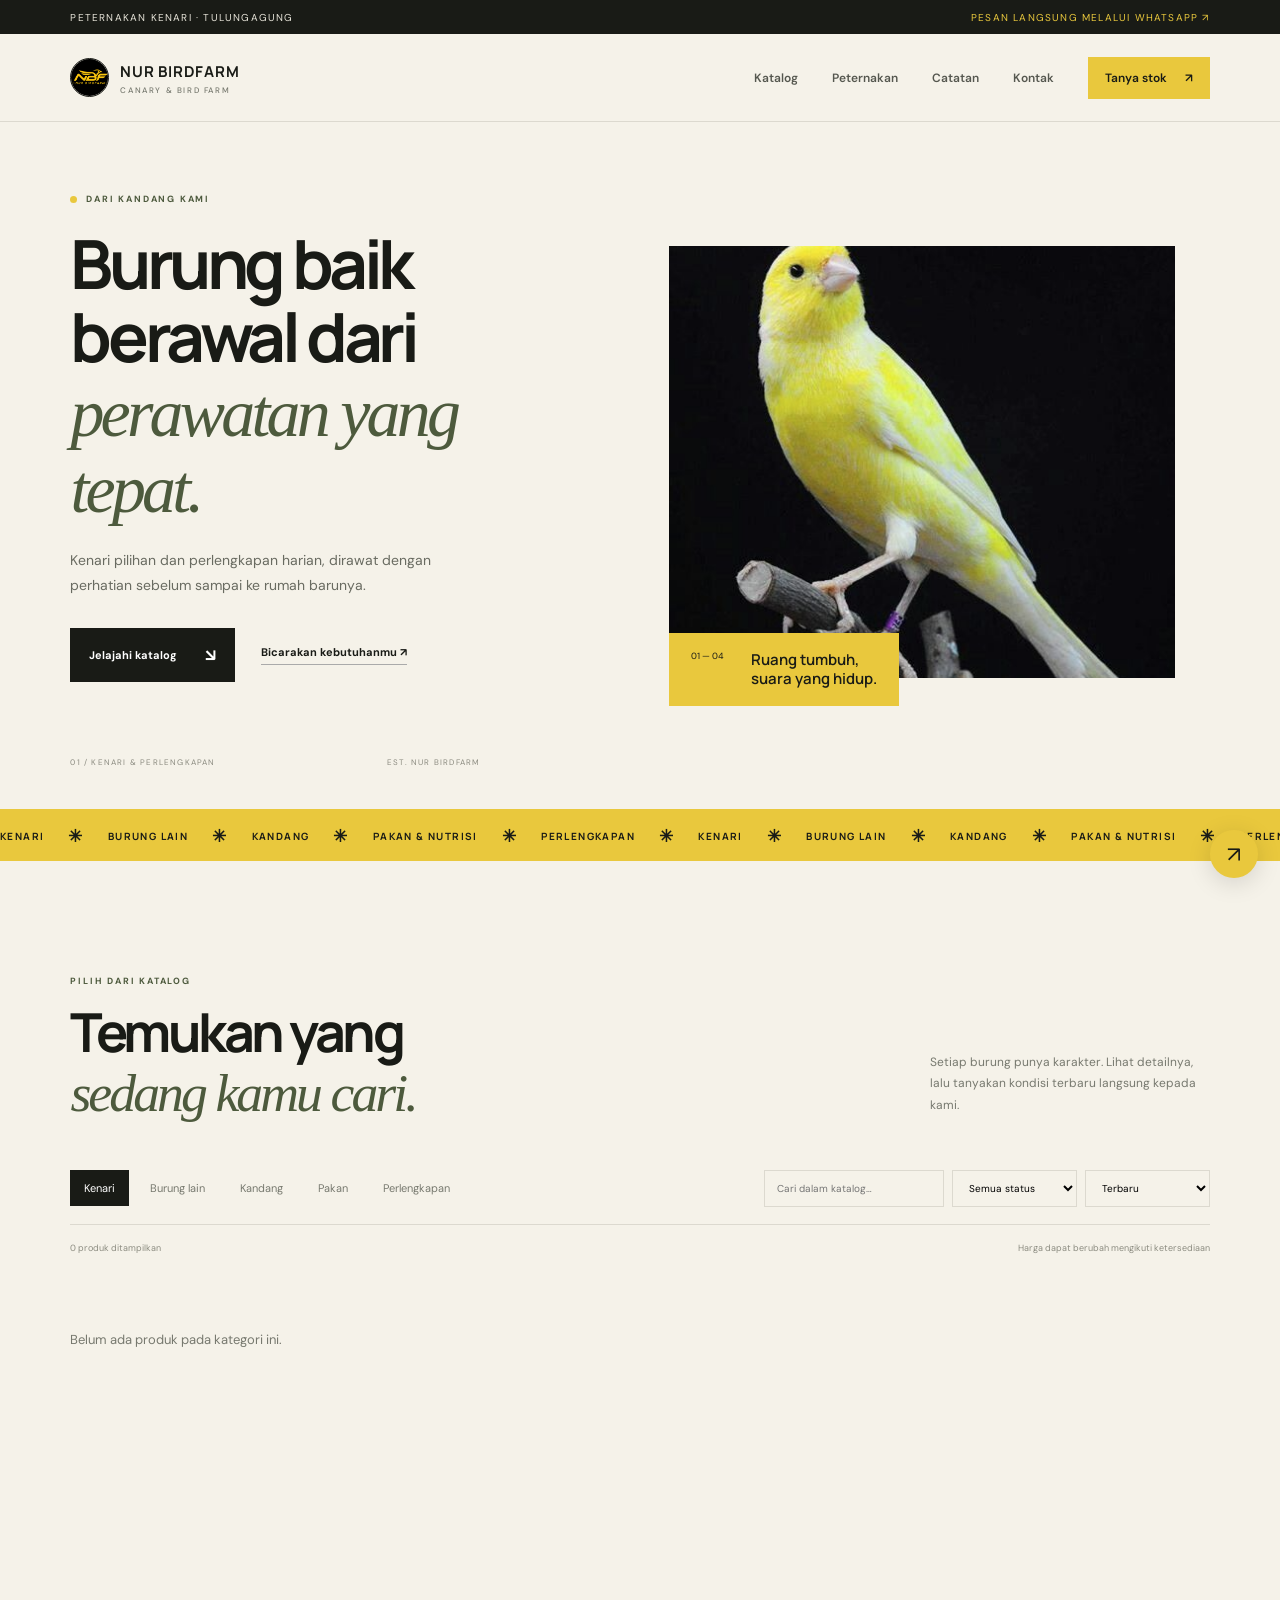
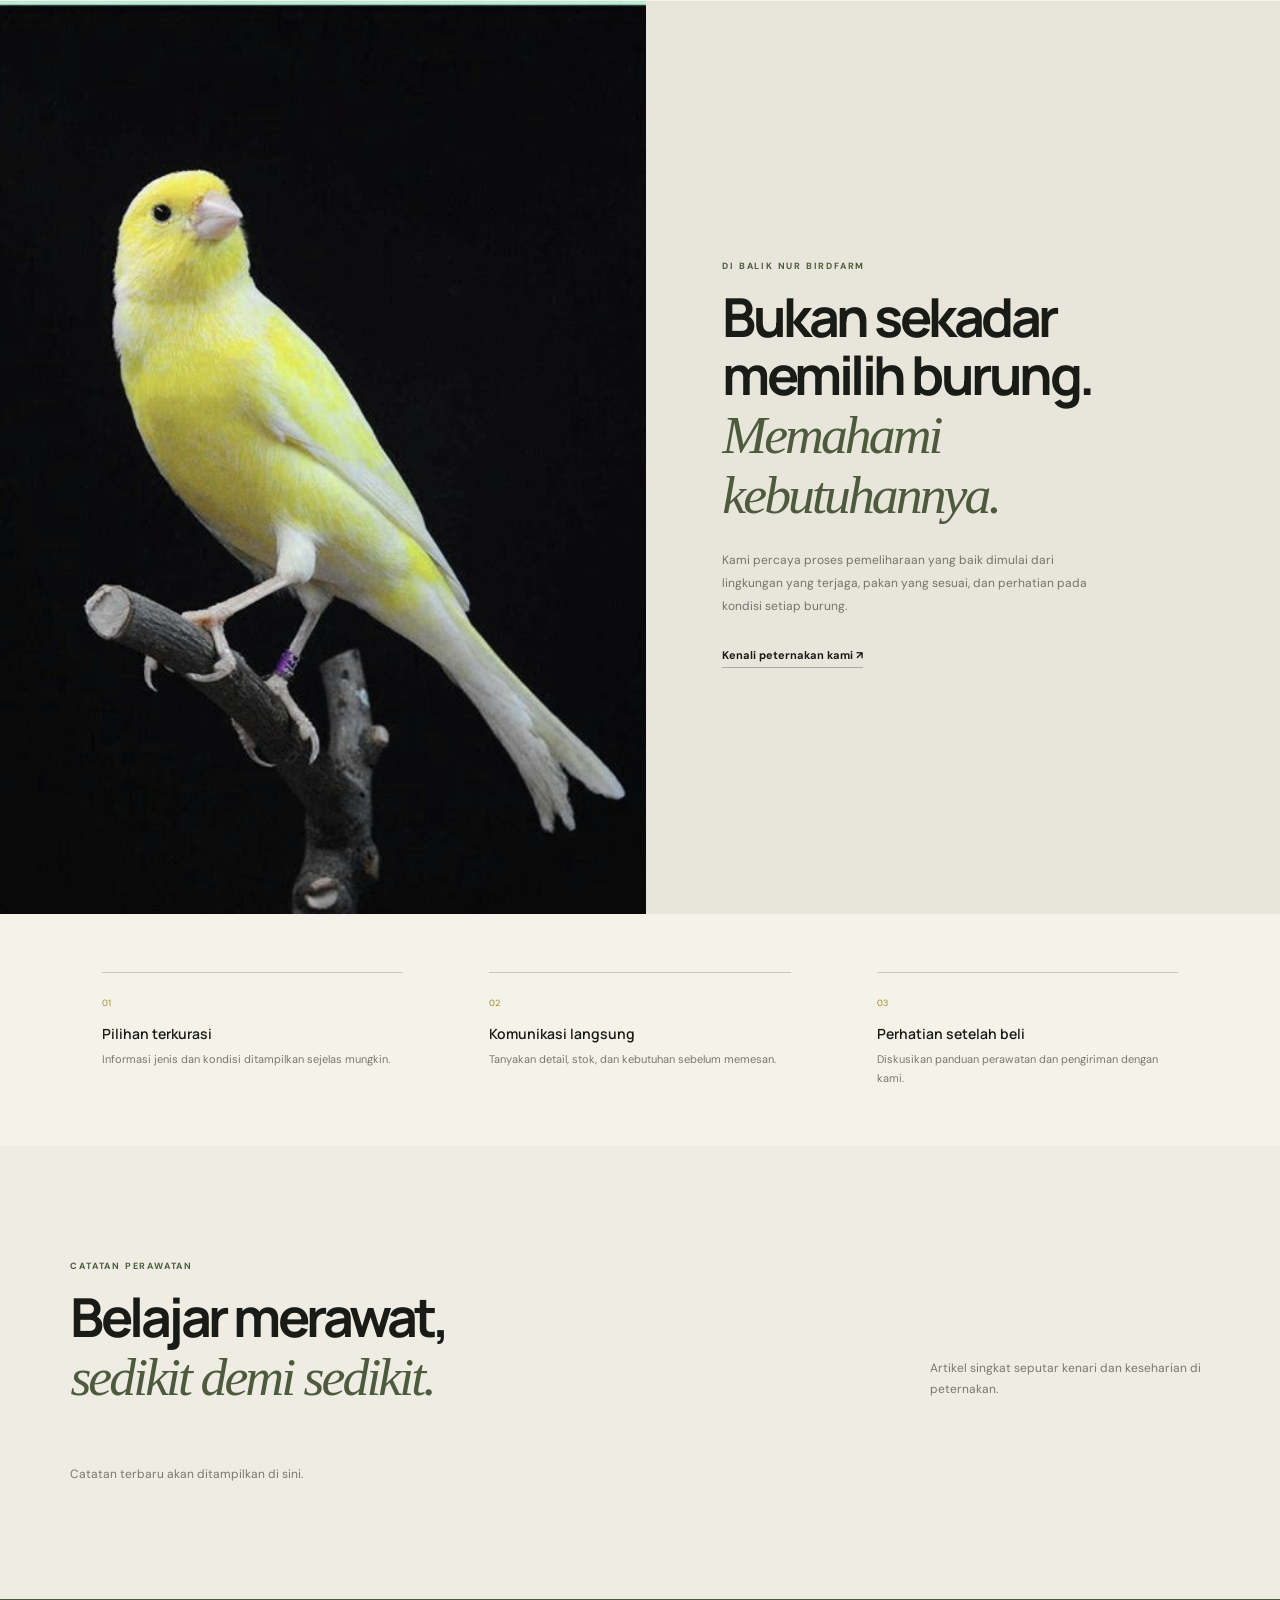
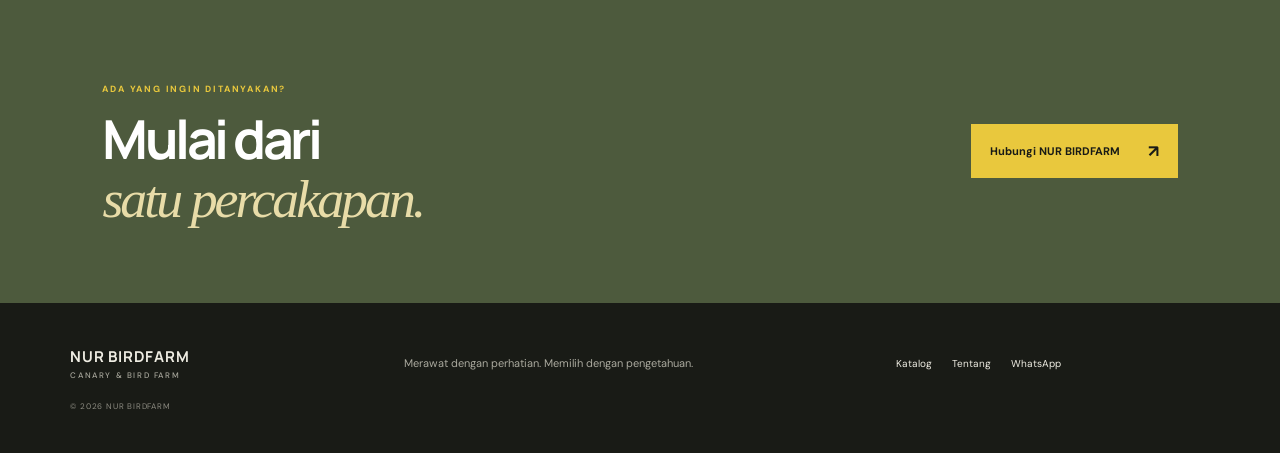
<file: index.html>
<!doctype html>
<html lang="id">
<head>
  <meta charset="utf-8">
  <meta name="viewport" content="width=device-width,initial-scale=1">
  <meta name="description" content="Katalog burung kenari dan perlengkapan NUR BIRDFARM.">
  <meta name="theme-color" content="#171914">
  <title>NUR BIRDFARM — Kenari pilihan dari peternakan</title>
  <link rel="preconnect" href="https://fonts.googleapis.com">
  <link rel="preconnect" href="https://fonts.gstatic.com" crossorigin>
  <link href="https://fonts.googleapis.com/css2?family=DM+Sans:wght@400;500;600;700&family=Manrope:wght@500;600;700;800&display=swap" rel="stylesheet">
  <link rel="stylesheet" href="css/style.css">
</head>
<body>
  <div class="announcement" id="announcement">Peternakan kenari · Tulungagung <span>Pesan langsung melalui WhatsApp ↗</span></div>
  <header class="site-header">
    <a class="brand" href="#home" aria-label="NUR BIRDFARM beranda"><span class="brand-mark"><img src="LogoNBF.png" alt="Logo NUR BIRDFARM"></span><span>NUR <b>BIRDFARM</b><small>CANARY & BIRD FARM</small></span></a>
    <button class="menu-toggle" id="menuToggle" aria-label="Buka navigasi">☰</button>
    <nav id="mainNav">
      <a href="#catalog">Katalog</a><a href="#story">Peternakan</a><a href="#journal">Catatan</a><a href="#contact">Kontak</a>
      <a class="nav-order" data-wa href="#">Tanya stok <span>↗</span></a>
    </nav>
  </header>
  <main id="home">
    <section class="hero">
      <div class="hero-copy">
        <p class="eyebrow"><i></i> <span id="heroEyebrow">DARI KANDANG KAMI</span></p>
        <h1 id="heroTitle">Burung baik<br>berawal dari<br><em>perawatan yang tepat.</em></h1>
        <p class="hero-desc" id="heroDesc">Kenari pilihan dan perlengkapan harian, dirawat dengan perhatian sebelum sampai ke rumah barunya.</p>
        <div class="hero-actions"><a class="button button-dark" href="#catalog" id="heroBtnCatalog">Jelajahi katalog <span>↘</span></a><a class="text-link" data-wa href="#" id="heroBtnWa">Bicarakan kebutuhanmu ↗</a></div>
        <div class="hero-foot"><span id="heroFootLeft">01 / KENARI & PERLENGKAPAN</span><span id="heroFootRight">EST. NUR BIRDFARM</span></div>
      </div>
      <div class="hero-art">
        <div class="hero-photo"><img id="heroPhoto" src="Yellow.jpeg" alt="Burung kenari bertengger"></div>
        <div class="photo-note" id="heroPhotoNote"><span>01 — 04</span><b>Ruang tumbuh,<br>suara yang hidup.</b></div>
      </div>
    </section>
    <section class="ticker" aria-hidden="true"><div class="ticker-track"><span>KENARI</span><b>✳</b><span>BURUNG LAIN</span><b>✳</b><span>KANDANG</span><b>✳</b><span>PAKAN & NUTRISI</span><b>✳</b><span>PERLENGKAPAN</span><b>✳</b>
      <span>KENARI</span><b>✳</b><span>BURUNG LAIN</span><b>✳</b><span>KANDANG</span><b>✳</b><span>PAKAN & NUTRISI</span><b>✳</b><span>PERLENGKAPAN</span><b>✳</b>
      <span>KENARI</span><b>✳</b><span>BURUNG LAIN</span><b>✳</b><span>KANDANG</span><b>✳</b><span>PAKAN & NUTRISI</span><b>✳</b><span>PERLENGKAPAN</span><b>✳</b>
      <span>KENARI</span><b>✳</b><span>BURUNG LAIN</span><b>✳</b><span>KANDANG</span><b>✳</b><span>PAKAN & NUTRISI</span><b>✳</b><span>PERLENGKAPAN</span><b>✳</b></div></section>
    <section class="catalog-section section-pad" id="catalog">
      <div class="section-heading"><div><p class="eyebrow" id="catalogEyebrow">PILIH DARI KATALOG</p><h2 id="catalogTitle">Temukan yang<br><em>sedang kamu cari.</em></h2></div><p class="section-aside" id="catalogAside">Setiap burung punya karakter. Lihat detailnya, lalu tanyakan kondisi terbaru langsung kepada kami.</p></div>
      <div class="catalog-toolbar">
        <div class="category-tabs" id="categoryTabs">
          <button class="active" data-category="kenari">Kenari</button><button data-category="burung-lain">Burung lain</button><button data-category="kandang">Kandang</button><button data-category="pakan">Pakan</button><button data-category="perlengkapan">Perlengkapan</button>
        </div>
        <div class="filters"><input id="searchInput" type="search" placeholder="Cari dalam katalog…"><select id="statusFilter"><option value="">Semua status</option><option>Tersedia</option><option>Inden</option><option>Terjual</option></select><select id="sortFilter"><option value="new">Terbaru</option><option value="price-low">Harga terendah</option><option value="price-high">Harga tertinggi</option></select></div>
      </div>
      <div class="catalog-meta"><span id="resultCount">Memuat katalog…</span><span>Harga dapat berubah mengikuti ketersediaan</span></div>
      <div class="product-grid" id="productGrid"><div class="loading-line">Mengambil data katalog…</div></div>
    </section>
    <section class="farm-note" id="story">
      <div class="farm-image"><img id="farmImage" src="Yellow.jpeg" alt="Suasana peternakan burung" onerror="this.src='Yellow.jpeg'"></div>
      <div class="farm-copy"><p class="eyebrow" id="farmEyebrow">DI BALIK NUR BIRDFARM</p><h2 id="farmTitle">Bukan sekadar<br>memilih burung.<br><em>Memahami kebutuhannya.</em></h2><p id="farmDesc">Kami percaya proses pemeliharaan yang baik dimulai dari lingkungan yang terjaga, pakan yang sesuai, dan perhatian pada kondisi setiap burung.</p><a class="text-link" href="#contact" id="farmLink">Kenali peternakan kami ↗</a></div>
    </section>
    <section class="care-strip">
      <div><span>01</span><b>Pilihan terkurasi</b><p>Informasi jenis dan kondisi ditampilkan sejelas mungkin.</p></div>
      <div><span>02</span><b>Komunikasi langsung</b><p>Tanyakan detail, stok, dan kebutuhan sebelum memesan.</p></div>
      <div><span>03</span><b>Perhatian setelah beli</b><p>Diskusikan panduan perawatan dan pengiriman dengan kami.</p></div>
    </section>
    <section class="journal section-pad" id="journal"><div class="section-heading"><div><p class="eyebrow" id="journalEyebrow">CATATAN PERAWATAN</p><h2 id="journalTitle">Belajar merawat,<br><em>sedikit demi sedikit.</em></h2></div><p class="section-aside" id="journalAside">Artikel singkat seputar kenari dan keseharian di peternakan.</p></div><div class="article-grid" id="articleGrid"><p class="muted">Catatan terbaru akan ditampilkan di sini.</p></div></section>
    <section class="contact-band" id="contact"><div><p class="eyebrow" id="contactEyebrow">ADA YANG INGIN DITANYAKAN?</p><h2 id="contactTitle">Mulai dari<br><em>satu percakapan.</em></h2></div><a class="button button-yellow" data-wa href="#" id="contactBtn">Hubungi NUR BIRDFARM <span>↗</span></a></section>
  </main>
  <footer><a class="brand brand-light" href="#home"><span>NUR <b>BIRDFARM</b><small>CANARY & BIRD FARM</small></span></a><p id="footerText">Merawat dengan perhatian. Memilih dengan pengetahuan.</p><div><a href="#catalog">Katalog</a><a href="#story">Tentang</a><a data-wa href="#">WhatsApp</a></div><small>© <span id="year"></span> NUR BIRDFARM</small></footer>
  <div class="floating-wa"><a data-wa href="#" aria-label="Chat WhatsApp">↗</a></div>
  <dialog id="productDialog" class="product-dialog"><button class="dialog-close" id="dialogClose" aria-label="Tutup">×</button><div id="dialogContent"></div></dialog>
  <script src="js/config.js"></script><script src="js/app.js"></script>
</body></html>
</file>
<file: css/style.css>
:root{--ink:#191b16;--muted:#77796f;--paper:#f5f2e9;--yellow:#e9c83d;--green:#4d5a3d;--line:#dcd9cf;--white:#fffdf7}
*{box-sizing:border-box}html{scroll-behavior:smooth}body{margin:0;background:var(--paper);color:var(--ink);font-family:"DM Sans",sans-serif}a{color:inherit;text-decoration:none}button,input,select{font:inherit}.announcement{height:34px;background:var(--ink);color:#e7e4d9;padding:0 5.5%;display:flex;align-items:center;justify-content:space-between;font-size:10px;letter-spacing:.12em;text-transform:uppercase}.announcement span{color:var(--yellow)}.site-header{height:88px;padding:0 5.5%;display:flex;align-items:center;justify-content:space-between;border-bottom:1px solid var(--line)}.brand{display:flex;align-items:center;gap:11px;font:700 15px Manrope,sans-serif;letter-spacing:.05em}.brand-mark{width:39px;height:39px;border:1px solid var(--ink);border-radius:50%;display:grid;place-items:center;font-size:21px;overflow:hidden}.brand-mark img{width:100%;height:100%;object-fit:cover}.brand-mark span{color:#b79817}.brand small{display:block;font:500 8px "DM Sans";letter-spacing:.2em;color:var(--muted);margin-top:3px}.site-header nav{display:flex;align-items:center;gap:34px;font-size:12px;font-weight:600}.site-header nav>a:not(.nav-order){color:#55574f}.nav-order{background:var(--yellow);padding:13px 17px}.nav-order span{margin-left:15px}.menu-toggle{display:none;background:none;border:0;font-size:22px}.hero{min-height:590px;padding:62px 5.5% 42px;display:grid;grid-template-columns:1fr 1.02fr;gap:6%;align-items:center}.eyebrow{font-size:9px;font-weight:700;letter-spacing:.2em;color:var(--green);display:flex;align-items:center;gap:9px}.eyebrow i{width:7px;height:7px;border-radius:50%;background:var(--yellow)}h1,h2{font:700 clamp(42px,5.3vw,72px)/1.08 Manrope,sans-serif;letter-spacing:-.065em;margin:22px 0}h1 em,h2 em{font-family:Georgia,serif;font-weight:400;letter-spacing:-.055em;color:var(--green)}.hero-desc{max-width:390px;color:#696b61;line-height:1.8;font-size:14px}.hero-actions{display:flex;align-items:center;gap:26px;margin-top:30px}.button{display:inline-flex;align-items:center;justify-content:space-between;gap:28px;padding:16px 19px;font-size:11px;font-weight:700}.button-dark{background:var(--ink);color:white}.button span{font-size:17px}.text-link{font-size:11px;font-weight:700;border-bottom:1px solid #aaa;padding-bottom:5px}.hero-foot{display:flex;justify-content:space-between;max-width:410px;margin-top:75px;font-size:8px;letter-spacing:.15em;color:#8b8b80}.hero-art{height:460px;position:relative;padding:0 35px 28px 0}.hero-photo{height:100%;overflow:hidden;background:#d6d2c4}.hero-photo img{width:100%;height:100%;object-fit:cover;filter:saturate(.75)}.photo-note{position:absolute;bottom:0;left:0;background:var(--yellow);padding:17px 22px;display:flex;gap:27px;align-items:flex-start}.photo-note span{font-size:9px}.photo-note b{font:600 15px/1.3 Manrope}.round-stamp{position:absolute;right:0;top:25px;width:90px;height:90px;border-radius:50%;background:var(--ink);color:var(--yellow);display:flex;flex-direction:column;align-items:center;justify-content:center;font:600 12px Manrope;transform:rotate(10deg)}.round-stamp b{font-size:22px}.round-stamp small{font:6px "DM Sans";letter-spacing:.1em}.ticker{background:var(--yellow);height:52px;overflow:hidden;display:flex;align-items:center;font:700 10px Manrope;letter-spacing:.14em}.ticker-track{display:flex;align-items:center;gap:24px;white-space:nowrap;animation: ticker-scroll 18s linear infinite;will-change:transform}@keyframes ticker-scroll{from{transform:translateX(0)}to{transform:translateX(-50%)}}.ticker b{font-size:17px}.section-pad{padding:105px 5.5%}.section-heading{display:flex;justify-content:space-between;align-items:end;margin-bottom:48px}.section-heading h2,.farm-copy h2,.contact-band h2{font-size:clamp(38px,4.2vw,57px);margin:16px 0 0}.section-aside{max-width:280px;color:var(--muted);font-size:12px;line-height:1.8;margin:0 0 5px}.catalog-toolbar{display:flex;justify-content:space-between;gap:20px;align-items:center;border-bottom:1px solid var(--line);padding-bottom:17px}.category-tabs{display:flex;gap:7px;flex-wrap:wrap}.category-tabs button{border:1px solid transparent;background:none;padding:10px 13px;color:#77796f;font-size:11px;cursor:pointer}.category-tabs button.active{background:var(--ink);color:white}.filters{display:flex;gap:8px}.filters input,.filters select{border:1px solid var(--line);background:transparent;padding:10px 12px;font-size:10px;min-width:125px;outline:none}.filters input{width:180px}.catalog-meta{display:flex;justify-content:space-between;color:#8c8c81;font-size:9px;padding:17px 0 22px}.product-grid{display:grid;grid-template-columns:repeat(3,1fr);gap:38px 20px;min-height:220px}.product-card{cursor:pointer}.product-image{height:285px;background:#e6e2d7;position:relative;overflow:hidden}.product-image img{width:100%;height:100%;object-fit:cover;transition:transform .5s}.product-card:hover .product-image img{transform:scale(1.045)}.status{position:absolute;left:13px;top:13px;background:var(--white);padding:7px 9px;font-size:8px;letter-spacing:.08em;text-transform:uppercase}.status.sold{background:#292b25;color:white}.product-info{padding:15px 2px;display:grid;grid-template-columns:1fr auto;gap:7px}.product-info h3{font:600 16px Manrope;margin:0}.product-info p{font-size:10px;color:var(--muted);margin:5px 0 0}.product-price{font-size:12px;font-weight:700;grid-column:1/-1;margin-top:6px}.card-arrow{font-size:19px}.loading-line,.empty-state{padding:55px 0;color:var(--muted);font-size:13px;grid-column:1/-1}.farm-note{display:grid;grid-template-columns:1.02fr 1fr;background:#e8e5da;min-height:490px}.farm-image{min-height:490px}.farm-image img{width:100%;height:100%;object-fit:cover;filter:saturate(.6)}.farm-copy{padding:80px 12%;align-self:center}.farm-copy>p:not(.eyebrow){max-width:390px;color:#73756b;font-size:12px;line-height:1.9;margin:25px 0}.care-strip{display:grid;grid-template-columns:repeat(3,1fr);padding:58px 8%;gap:8%}.care-strip div{border-top:1px solid #c9c7bc;padding-top:17px}.care-strip span{font-size:9px;color:#a38a22}.care-strip b{display:block;font:600 14px Manrope;margin:13px 0 7px}.care-strip p{font-size:11px;color:var(--muted);line-height:1.7;margin:0}.journal{background:#eeece3}.article-grid{display:grid;grid-template-columns:repeat(3,1fr);gap:20px}.article-card{border-top:1px solid #c9c7bc;padding:20px 0}.article-card small{color:#8a8b80;font-size:9px}.article-card h3{font:600 19px Manrope;letter-spacing:-.03em}.article-card p{font-size:11px;color:var(--muted);line-height:1.7}.contact-band{padding:75px 8%;background:var(--green);color:white;display:flex;align-items:center;justify-content:space-between}.contact-band .eyebrow{color:var(--yellow)}.contact-band h2{margin-top:15px}.contact-band h2 em{color:#e8dca8}.button-yellow{background:var(--yellow);color:var(--ink)}footer{background:var(--ink);color:#efede3;padding:42px 5.5%;display:grid;grid-template-columns:1fr 1.5fr 1fr;align-items:center;gap:20px}.brand-light .brand-mark{border-color:#aaa}.brand-light small{color:#a7a69b}footer p{font-size:11px;color:#aaa99e}footer>div{display:flex;gap:20px;font-size:10px}footer>small{grid-column:1/-1;color:#8d8c82;font-size:8px;letter-spacing:.1em}.floating-wa{position:fixed;right:22px;bottom:22px;z-index:5}.floating-wa a{width:48px;height:48px;background:var(--yellow);border-radius:50%;display:grid;place-items:center;font-size:22px;box-shadow:0 5px 25px #0002}.product-dialog{border:0;padding:0;width:min(850px,92vw);background:var(--paper);color:var(--ink);max-height:90vh}.product-dialog::backdrop{background:#151711b8}.dialog-close{position:absolute;right:13px;top:9px;border:0;background:#fff;padding:4px 10px;font-size:24px;cursor:pointer;z-index:2}.detail-layout{display:grid;grid-template-columns:1fr 1fr}.detail-layout img{width:100%;height:440px;object-fit:cover}.detail-copy{padding:55px 35px}.detail-copy h2{font-size:34px}.detail-copy p{font-size:12px;line-height:1.8;color:var(--muted)}.detail-copy .button{margin-top:20px}.muted{color:var(--muted);font-size:12px}
@media(max-width:800px){.site-header{height:72px}.menu-toggle{display:block}.site-header nav{display:none;position:absolute;top:106px;left:0;right:0;background:var(--paper);padding:22px 6%;z-index:10;flex-direction:column;align-items:stretch;gap:18px;border-bottom:1px solid var(--line)}.site-header nav.open{display:flex}.hero{grid-template-columns:1fr;padding-top:48px;gap:35px}.hero-art{height:350px;margin-left:8%}.hero-foot{margin-top:45px}.section-pad{padding:75px 5.5%}.section-heading{align-items:start;gap:20px;flex-direction:column}.catalog-toolbar{align-items:stretch;flex-direction:column}.filters{flex-wrap:wrap}.filters input{flex:1}.product-grid{grid-template-columns:repeat(2,1fr);gap:25px 13px}.product-image{height:230px}.farm-note{grid-template-columns:1fr}.farm-image{min-height:300px;height:300px}.farm-copy{padding:55px 8%}.care-strip{padding:45px 7%;gap:25px;grid-template-columns:1fr}.article-grid{grid-template-columns:1fr}.contact-band{padding:55px 7%;gap:25px;align-items:flex-start;flex-direction:column}footer{grid-template-columns:1fr 1fr}footer p{grid-column:1/-1;grid-row:2}footer>div{grid-column:1/-1}footer>small{grid-column:1/-1}}
@media(max-width:480px){.announcement{font-size:8px;padding:0 4%}.announcement span{display:none}.hero{padding-left:6%;padding-right:6%}h1{font-size:48px}.hero-art{height:290px;margin-left:4%;padding-right:20px}.photo-note{padding:12px 15px}.round-stamp{width:70px;height:70px}.round-stamp b{font-size:17px}.hero-actions{gap:15px;flex-wrap:wrap}.hero-foot{font-size:7px}.ticker{gap:15px;overflow:hidden;justify-content:flex-start;padding:0 18px;white-space:nowrap}.ticker span{font-size:8px}.ticker b{font-size:13px}.product-grid{grid-template-columns:1fr 1fr}.product-image{height:190px}.product-info h3{font-size:13px}.product-price{font-size:11px}.catalog-meta span:last-child{display:none}.filters select{flex:1;min-width:0}.detail-layout{grid-template-columns:1fr}.detail-layout img{height:260px}.detail-copy{padding:25px}.detail-copy h2{font-size:28px}}
</file>
